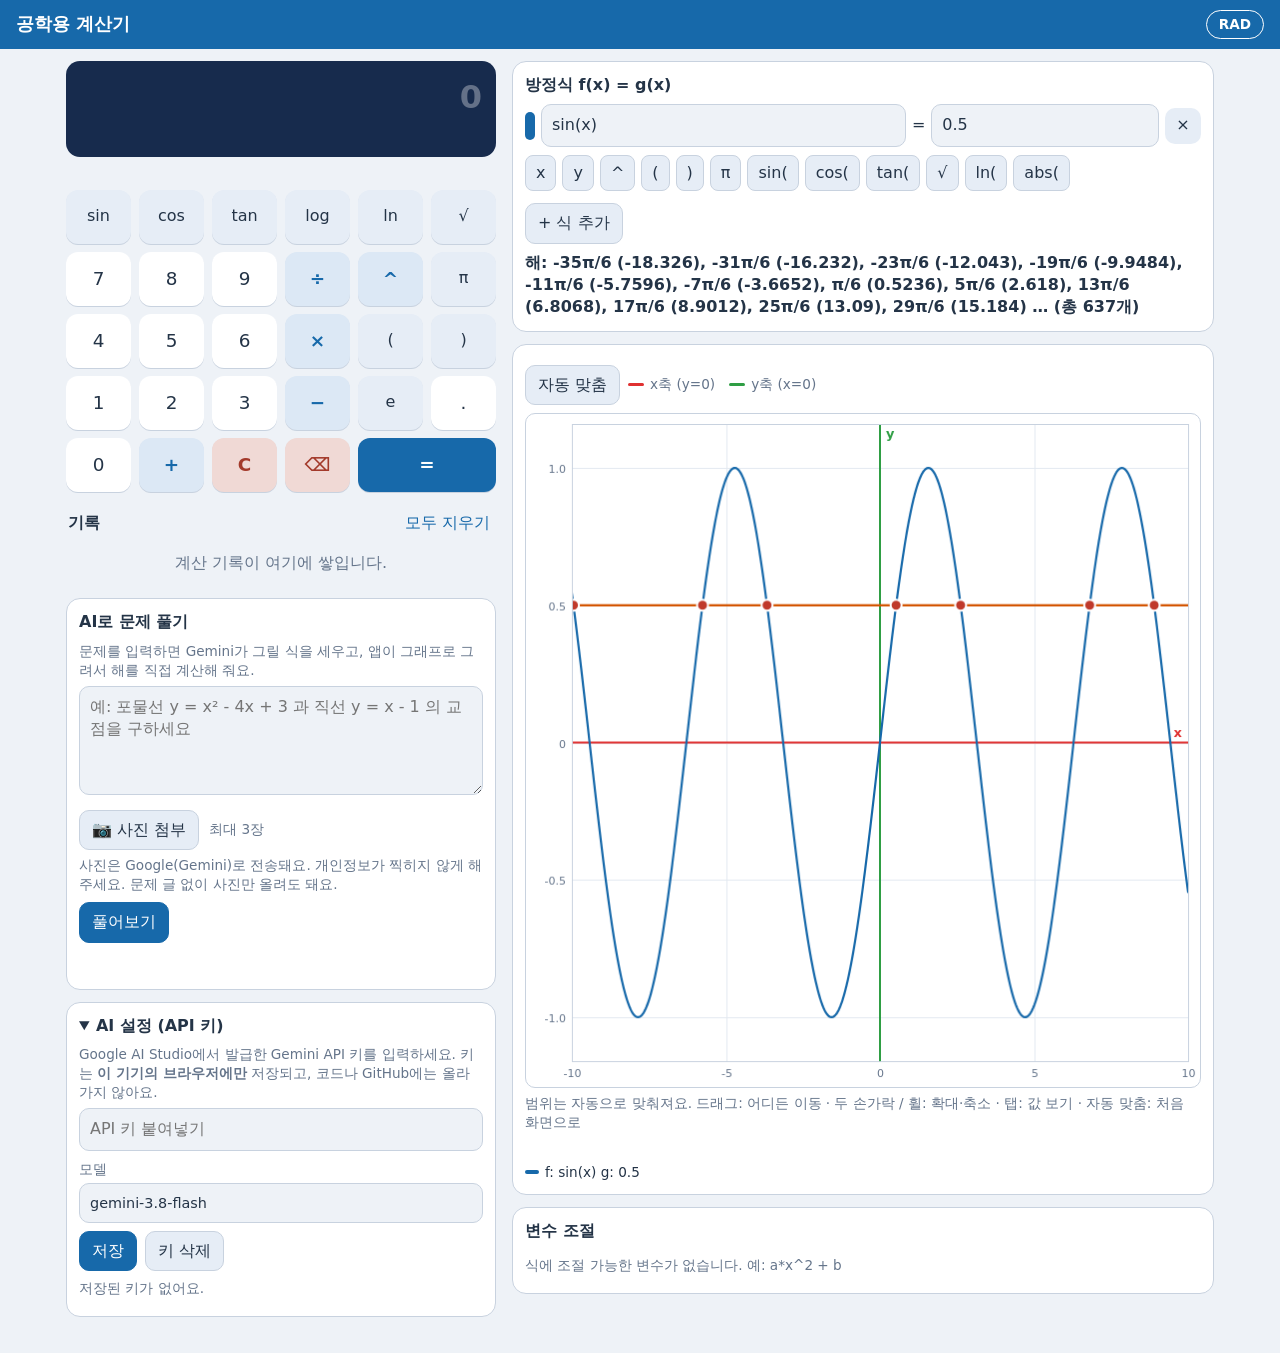
<file: index.html>
<!doctype html>
<html lang="ko">
<head>
<meta charset="utf-8">
<meta name="viewport" content="width=device-width, initial-scale=1, viewport-fit=cover">
<title>공학용 계산기</title>
<meta name="description" content="수식 계산, 방정식 해 찾기, 그래프를 지원하는 공학용 계산기">
<meta name="theme-color" content="#1769aa">
<link rel="manifest" href="manifest.webmanifest">
<link rel="icon" href="icons/icon-192.png">
<link rel="apple-touch-icon" href="icons/icon-192.png">
<link rel="stylesheet" href="style.css">
</head>
<body data-tab="calc">
<header class="topbar">
	<h1>공학용 계산기</h1>
	<div class="topbar-actions">
		<button id="installBtn" class="chip" hidden>앱 설치</button>
		<button id="angleBtn" class="chip" aria-label="각도 단위 전환">RAD</button>
	</div>
</header>

<main class="app">
	<section id="panelCalc" class="panel" aria-label="계산기">
		<div class="display-wrap">
			<input id="display" type="text" inputmode="none" autocomplete="off" autocapitalize="off" spellcheck="false" aria-label="계산식" placeholder="0">
			<div id="preview" class="preview" aria-live="polite"></div>
		</div>
		<p id="calcMsg" class="msg" role="alert"></p>
		<div id="keypad" class="keypad"></div>
		<div class="section-head"><h2>기록</h2><button id="clearHistory" class="link-btn">모두 지우기</button></div>
		<ul id="history" class="history"></ul>
	</section>

	<section id="panelGraph" class="panel" aria-label="방정식과 그래프">
		<div class="card">
			<h2>방정식 f(x) = g(x)</h2>
			<div id="eqList" class="eq-list"></div>
			<div id="quickKeys" class="quick" aria-label="입력 도우미"></div>
			<div class="toolbar">
				<button id="addEq" class="btn">+ 식 추가</button>
			</div>
			<p id="eqResult" class="result">예: sin(x) = 0.5 또는 x^3 - 2*x - 5 = 0</p>
		</div>

		<div class="card">
			<div class="toolbar">
				<button id="fitBtn" class="btn">자동 맞춤</button>
				<span class="axis-key"><i class="ax x"></i>x축 (y=0) <i class="ax y"></i>y축 (x=0)</span>
			</div>
			<canvas id="graph" aria-label="그래프"></canvas>
			<p class="hint">범위는 자동으로 맞춰져요. 드래그: 어디든 이동 · 두 손가락 / 휠: 확대·축소 · 탭: 값 보기 · 자동 맞춤: 처음 화면으로</p>
			<p id="probe" class="probe" aria-live="polite"></p>
			<div id="legend" class="legend"></div>
		</div>

		<div class="card">
			<h2>변수 조절</h2>
			<div id="params" class="params"><p class="hint">식에 조절 가능한 변수가 없습니다. 예: a*x^2 + b</p></div>
		</div>
	</section>

	<section id="panelAI" class="panel" aria-label="AI로 문제 풀기">
		<div class="card">
			<h2>AI로 문제 풀기</h2>
			<p class="hint">문제를 입력하면 Gemini가 그릴 식을 세우고, 앱이 그래프로 그려서 해를 직접 계산해 줘요.</p>
			<textarea id="aiProblem" rows="4" maxlength="1500" placeholder="예: 포물선 y = x² - 4x + 3 과 직선 y = x - 1 의 교점을 구하세요" aria-label="수학 문제"></textarea>
			<div class="attach-row">
				<button id="aiAttachBtn" type="button" class="btn">📷 사진 첨부</button>
				<input id="aiImage" type="file" accept="image/*" multiple hidden>
				<span id="aiAttachHint" class="hint">최대 3장</span>
			</div>
			<div id="aiThumbs" class="thumbs"></div>
			<p class="hint">사진은 Google(Gemini)로 전송돼요. 개인정보가 찍히지 않게 해 주세요. 문제 글 없이 사진만 올려도 돼요.</p>
			<div class="toolbar">
				<button id="aiSolve" class="btn primary">풀어보기</button>
				<button id="aiShowGraph" class="btn" hidden>그래프 보기</button>
			</div>
			<p id="aiStatus" class="msg" role="status"></p>
			<div id="aiResult" class="ai-result" hidden></div>
		</div>

		<details id="aiSettings" class="card">
			<summary>AI 설정 (API 키)</summary>
			<p class="hint">Google AI Studio에서 발급한 Gemini API 키를 입력하세요. 키는 <strong>이 기기의 브라우저에만</strong> 저장되고, 코드나 GitHub에는 올라가지 않아요.</p>
			<input id="aiKey" type="password" autocomplete="off" autocapitalize="off" spellcheck="false" placeholder="API 키 붙여넣기" aria-label="Gemini API 키">
			<label class="field">모델 <input id="aiModel" type="text" autocomplete="off" autocapitalize="off" spellcheck="false" aria-label="모델 이름"></label>
			<div class="toolbar">
				<button id="aiSaveKey" class="btn primary">저장</button>
				<button id="aiClearKey" class="btn">키 삭제</button>
			</div>
			<p id="aiKeyState" class="hint"></p>
		</details>
	</section>
</main>

<nav class="tabs" aria-label="화면 전환">
	<button data-tab-btn="calc" aria-pressed="true">계산기</button>
	<button data-tab-btn="graph" aria-pressed="false">그래프</button>
	<button data-tab-btn="ai" aria-pressed="false">AI 풀이</button>
</nav>

<script src="math.js"></script>
<script src="ai.js"></script>
<script src="app.js"></script>
</body>
</html>
</file>
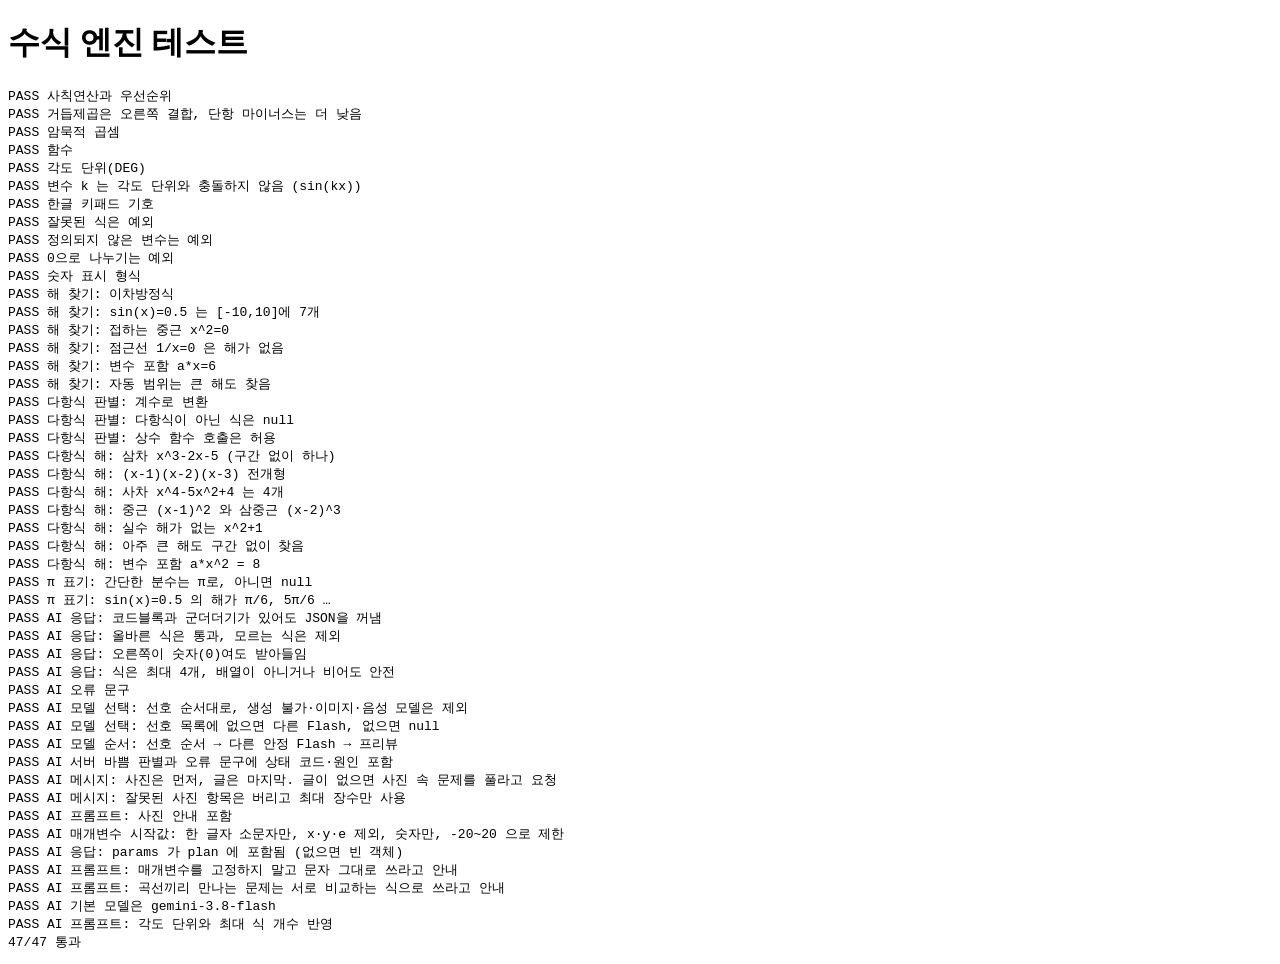
<file: tests/index.html>
<!doctype html>
<html lang="ko">
<head>
<meta charset="utf-8">
<meta name="viewport" content="width=device-width, initial-scale=1">
<title>수식 엔진 테스트</title>
</head>
<body>
<h1>수식 엔진 테스트</h1>
<script src="../math.js"></script>
<script src="../ai.js"></script>
<script src="math.test.js"></script>
</body>
</html>
</file>
<file: style.css>
:root {
	--bg: #eef2f7;
	--surface: #ffffff;
	--text: #243447;
	--muted: #65758b;
	--line: #c8d2df;
	--accent: #1769aa;
	--accent-ink: #ffffff;
	--op-bg: #dce8f5;
	--op-ink: #1769aa;
	--fn-bg: #e6edf6;
	--danger-bg: #f0d9d5;
	--danger-ink: #a33a2b;
	--display-bg: #172b4d;
	--display-ink: #ffffff;
	--canvas-bg: #ffffff;
	--grid: #e3e9f0;
	--axis: #7a8797;
	--axis-x: #e03131;
	--axis-y: #2f9e44;
	--error: #c0392b;
	color-scheme: light dark;
}
@media (prefers-color-scheme: dark) {
	:root {
		--bg: #0f1722;
		--surface: #182231;
		--text: #e3eaf3;
		--muted: #93a3b8;
		--line: #2c3a4e;
		--accent: #4a9ee0;
		--accent-ink: #08121e;
		--op-bg: #223650;
		--op-ink: #8fc4f0;
		--fn-bg: #1f2c3f;
		--danger-bg: #4a2a26;
		--danger-ink: #ff9d8f;
		--display-bg: #0a101a;
		--canvas-bg: #121b28;
		--grid: #243246;
		--axis: #8696ab;
		--axis-x: #ff6b6b;
		--axis-y: #51cf66;
		--error: #ff7b6b;
	}
}

* { box-sizing: border-box; }
html { -webkit-text-size-adjust: 100%; overscroll-behavior-y: contain; }
.key, .tabs button, .chip, .btn, .quick button { -webkit-user-select: none; user-select: none; -webkit-tap-highlight-color: transparent; }
body {
	margin: 0;
	background: var(--bg);
	color: var(--text);
	overflow-x: hidden;
	font-family: system-ui, -apple-system, "Segoe UI", Roboto, "Noto Sans KR", sans-serif;
	line-height: 1.4;
	padding-bottom: calc(64px + env(safe-area-inset-bottom));
}
h1, h2 { margin: 0; }
h2 { font-size: 1rem; }
button { font: inherit; color: inherit; cursor: pointer; touch-action: manipulation; }
input { font: inherit; color: var(--text); }
.sr-only { position: absolute; width: 1px; height: 1px; overflow: hidden; clip: rect(0 0 0 0); }

.topbar {
	display: flex; align-items: center; justify-content: space-between;
	padding: calc(10px + env(safe-area-inset-top)) max(16px, env(safe-area-inset-right)) 10px max(16px, env(safe-area-inset-left));
	background: var(--accent); color: var(--accent-ink);
}
.topbar h1 { font-size: 1.1rem; }
.topbar-actions { display: flex; gap: 8px; }
.chip {
	border: 1px solid currentColor; background: transparent; color: inherit;
	border-radius: 999px; padding: 4px 12px; font-weight: 600; font-size: .85rem;
}
.topbar .chip { color: var(--accent-ink); }

.app { display: block; max-width: 1180px; margin: 0 auto; padding: 12px max(16px, env(safe-area-inset-right)) 0 max(16px, env(safe-area-inset-left)); }
.panel { display: none; }
body[data-tab="calc"] #panelCalc, body[data-tab="graph"] #panelGraph, body[data-tab="ai"] #panelAI { display: block; }

.card { background: var(--surface); border: 1px solid var(--line); border-radius: 14px; padding: 12px; margin-bottom: 12px; }
.card h2 { margin-bottom: 8px; }

.display-wrap { background: var(--display-bg); border-radius: 14px; padding: 10px 14px; }
#display {
	width: 100%; border: 0; background: transparent; color: var(--display-ink);
	font-size: 2rem; font-weight: 700; text-align: right; outline: none; padding: 4px 0;
}
#display::placeholder { color: #ffffff55; }
.preview { min-height: 1.4em; text-align: right; color: #ffffffa0; font-size: 1.05rem; }
.msg { min-height: 1.4em; margin: 6px 4px; color: var(--error); font-size: .9rem; }

.keypad { display: grid; grid-template-columns: repeat(6, 1fr); gap: 8px; }
.key {
	min-height: 54px; border: 0; border-radius: 12px; font-size: 1.15rem;
	background: var(--surface); color: var(--text); box-shadow: 0 1px 0 var(--line);
}
.key:active { filter: brightness(.9); transform: translateY(1px); }
.key.fn { background: var(--fn-bg); font-size: 1rem; }
.key.op { background: var(--op-bg); color: var(--op-ink); font-weight: 600; }
.key.clear { background: var(--danger-bg); color: var(--danger-ink); font-weight: 600; }
.key.eq { background: var(--accent); color: var(--accent-ink); font-weight: 700; grid-column: span 2; }

.section-head { display: flex; justify-content: space-between; align-items: center; margin: 16px 2px 6px; }
.link-btn { border: 0; background: none; color: var(--accent); padding: 4px; }
.history { list-style: none; margin: 0; padding: 0; display: grid; grid-template-columns: minmax(0, 1fr); gap: 6px; }
.history button { width: 100%; text-align: right; border: 1px solid var(--line); background: var(--surface); border-radius: 10px; padding: 8px 12px; }
.history small { display: block; color: var(--muted); }
.history strong { font-size: 1.1rem; }
.history .empty { color: var(--muted); text-align: center; padding: 8px; }

.eq-list { display: grid; grid-template-columns: minmax(0, 1fr); gap: 8px; }
.eq-row { display: flex; align-items: center; gap: 6px; min-width: 0; }
.eq-row input { flex: 1; width: 0; min-width: 0; border: 1px solid var(--line); background: var(--bg); border-radius: 10px; padding: 9px 10px; }
.eq-row input.r { flex: .6; }
.eq-row.invalid input { border-color: var(--error); }
.swatch { width: 10px; height: 28px; border-radius: 5px; flex: none; }
.icon-btn { border: 0; background: var(--fn-bg); border-radius: 10px; width: 36px; height: 36px; flex: none; }
.quick { display: flex; gap: 6px; overflow-x: auto; padding: 8px 0 4px; }
.quick button { flex: none; border: 1px solid var(--line); background: var(--fn-bg); border-radius: 8px; padding: 6px 10px; }
.toolbar { display: flex; flex-wrap: wrap; gap: 8px; margin: 8px 0; }
.btn { border: 1px solid var(--line); background: var(--fn-bg); border-radius: 10px; padding: 8px 12px; }
.btn.primary { background: var(--accent); color: var(--accent-ink); border-color: var(--accent); }
.result { margin: 4px 0 0; font-weight: 600; word-break: break-word; white-space: pre-line; }
.hint { color: var(--muted); font-size: .85rem; margin: 6px 0; }
.probe { margin: 0; font-size: .9rem; min-height: 1.3em; word-break: break-word; }

.axis-key { display: inline-flex; align-items: center; gap: 6px; font-size: .85rem; color: var(--muted); }
.axis-key .ax { width: 16px; height: 3px; border-radius: 2px; display: inline-block; }
.axis-key .ax.x { background: var(--axis-x); }
.axis-key .ax.y { background: var(--axis-y); margin-left: 8px; }

#graph { display: block; width: 100%; aspect-ratio: 1 / 1; max-height: 75vh; touch-action: none; background: var(--canvas-bg); border: 1px solid var(--line); border-radius: 10px; }
.legend { display: flex; flex-wrap: wrap; gap: 6px 14px; margin-top: 6px; font-size: .85rem; }
.legend span { display: inline-flex; align-items: center; gap: 6px; }
.legend i { width: 14px; height: 4px; border-radius: 2px; display: inline-block; }

.params { display: grid; grid-template-columns: minmax(0, 1fr); gap: 8px; }
.param { display: grid; grid-template-columns: 2.2em 5.5em minmax(0, 1fr); align-items: center; gap: 8px; }
.param input[type=number] { width: 100%; border: 1px solid var(--line); background: var(--bg); border-radius: 10px; padding: 6px 8px; }
.param input[type=range] { width: 100%; }

textarea, #aiKey, .field input {
	width: 100%; border: 1px solid var(--line); background: var(--bg); color: var(--text);
	border-radius: 10px; padding: 9px 10px; font: inherit; resize: vertical;
}
.field { display: grid; gap: 4px; margin-top: 8px; font-size: .9rem; color: var(--muted); }
details.card summary { cursor: pointer; font-weight: 600; }
details.card[open] summary { margin-bottom: 8px; }
.attach-row { display: flex; align-items: center; gap: 10px; margin-top: 8px; }
.btn:disabled { opacity: .5; cursor: default; }
.thumbs { display: flex; flex-wrap: wrap; gap: 8px; margin-top: 8px; }
.thumbs:empty { display: none; }
.thumb { position: relative; width: 88px; height: 88px; }
.thumb img { width: 100%; height: 100%; object-fit: cover; border-radius: 10px; border: 1px solid var(--line); display: block; }
.thumb button { position: absolute; top: -6px; right: -6px; width: 26px; height: 26px; border-radius: 50%; border: 0; background: var(--danger-bg); color: var(--danger-ink); font-size: 1rem; line-height: 1; }
.ai-result h3 { margin: 0 0 6px; font-size: 1.05rem; }
.ai-result .answer { background: var(--op-bg); color: var(--op-ink); border-radius: 10px; padding: 8px 12px; font-weight: 700; margin: 8px 0; word-break: break-word; }
.ai-result ol, .ai-result ul { margin: 6px 0; padding-left: 1.3em; }
.ai-result li { margin: 3px 0; word-break: break-word; }
.ai-result .verify { border-left: 3px solid var(--accent); padding: 2px 10px; margin: 8px 0; }
.ai-result .note { color: var(--muted); font-size: .9rem; }
.ai-result code { background: var(--fn-bg); border-radius: 6px; padding: 1px 6px; }

.tabs {
	position: fixed; left: 0; right: 0; bottom: 0; display: flex;
	background: var(--surface); border-top: 1px solid var(--line);
	padding-bottom: env(safe-area-inset-bottom);
}
.tabs button { flex: 1; border: 0; background: none; padding: 14px 0; font-weight: 600; color: var(--muted); }
.tabs button[aria-pressed="true"] { color: var(--accent); box-shadow: inset 0 3px 0 var(--accent); }

@media (min-width: 900px) {
	.app { display: grid; grid-template-columns: minmax(340px, 430px) 1fr; gap: 16px; align-items: start; }
	.panel, body[data-tab] .panel { display: block !important; }
	#panelGraph { grid-column: 2; grid-row: 1 / span 2; }
	#panelAI { grid-column: 1; }
	.tabs { display: none; }
	body { padding-bottom: 24px; }
}
</file>
